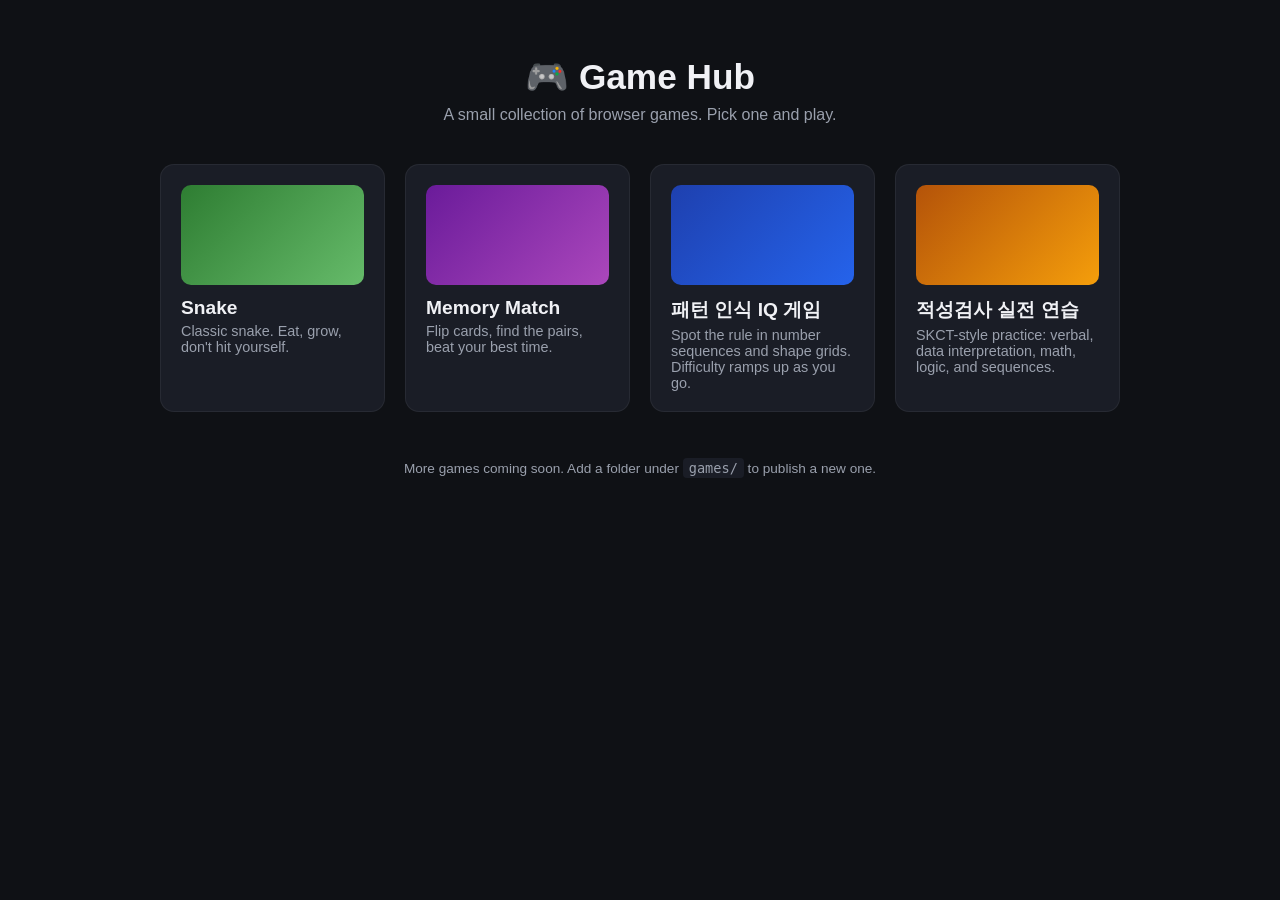
<file: index.html>
<!doctype html>
<html lang="en">
<head>
  <meta charset="UTF-8" />
  <meta name="viewport" content="width=device-width, initial-scale=1.0" />
  <title>Game Hub</title>
  <link rel="stylesheet" href="styles.css" />
</head>
<body>
  <header>
    <h1>🎮 Game Hub</h1>
    <p>A small collection of browser games. Pick one and play.</p>
  </header>

  <main class="grid">
    <a class="card" href="games/snake/">
      <div class="thumb snake-thumb" aria-hidden="true"></div>
      <h2>Snake</h2>
      <p>Classic snake. Eat, grow, don't hit yourself.</p>
    </a>

    <a class="card" href="games/memory/">
      <div class="thumb memory-thumb" aria-hidden="true"></div>
      <h2>Memory Match</h2>
      <p>Flip cards, find the pairs, beat your best time.</p>
    </a>

    <a class="card" href="games/iq-pattern/">
      <div class="thumb iq-thumb" aria-hidden="true"></div>
      <h2>패턴 인식 IQ 게임</h2>
      <p>Spot the rule in number sequences and shape grids. Difficulty ramps up as you go.</p>
    </a>

    <a class="card" href="games/skct/">
      <div class="thumb skct-thumb" aria-hidden="true"></div>
      <h2>적성검사 실전 연습</h2>
      <p>SKCT-style practice: verbal, data interpretation, math, logic, and sequences.</p>
    </a>
  </main>

  <footer>
    <p>More games coming soon. Add a folder under <code>games/</code> to publish a new one.</p>
  </footer>
</body>
</html>
</file>
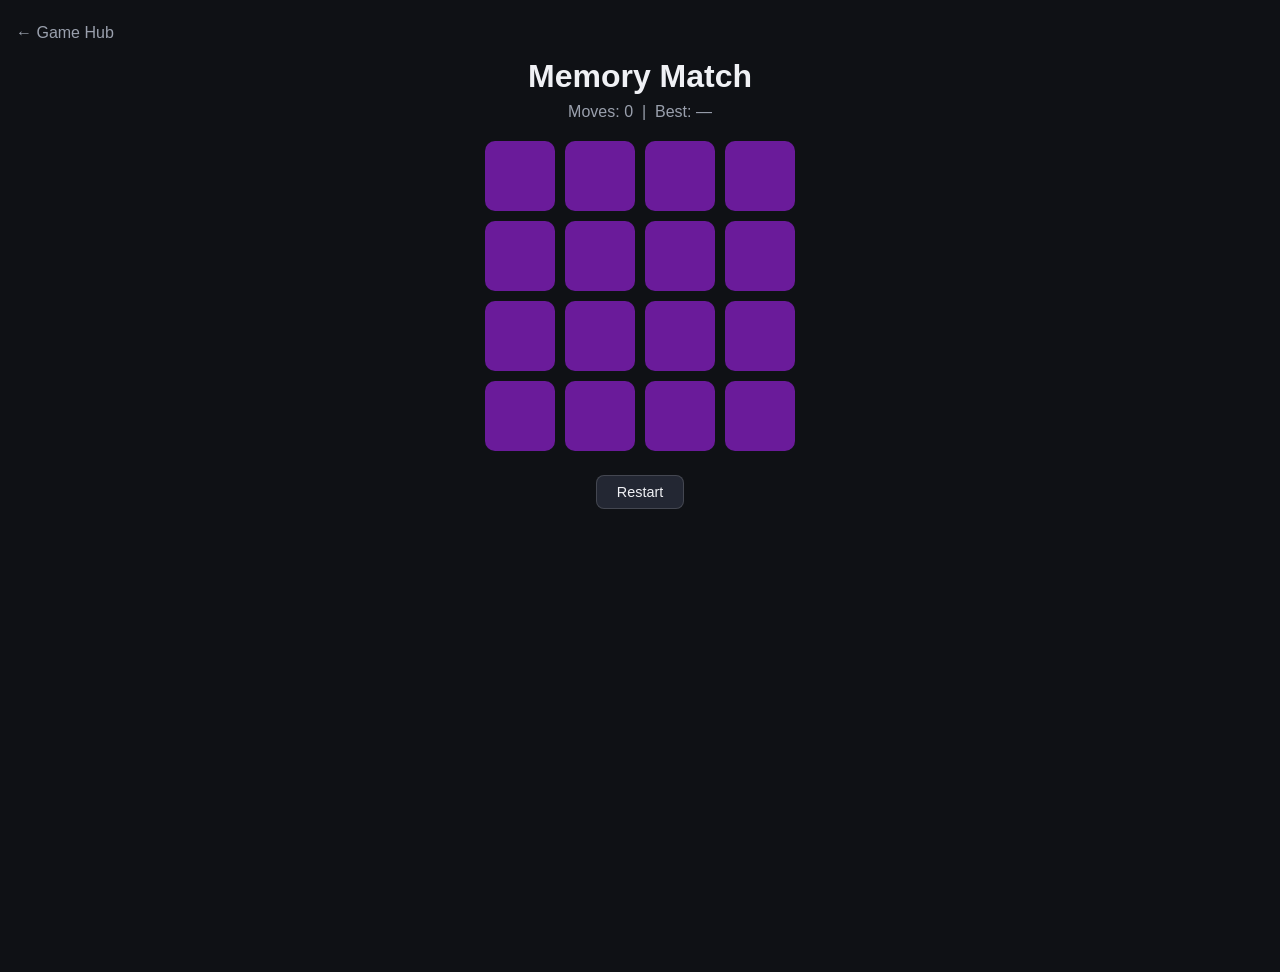
<file: games/memory/index.html>
<!doctype html>
<html lang="en">
<head>
  <meta charset="UTF-8" />
  <meta name="viewport" content="width=device-width, initial-scale=1.0" />
  <title>Memory Match — Game Hub</title>
  <link rel="stylesheet" href="style.css" />
</head>
<body>
  <a class="back" href="../../">← Game Hub</a>
  <h1>Memory Match</h1>
  <p class="stats">Moves: <span id="moves">0</span> &nbsp;|&nbsp; Best: <span id="best">—</span></p>
  <div id="board" class="board"></div>
  <button id="restart">Restart</button>
  <script src="game.js"></script>
</body>
</html>
</file>
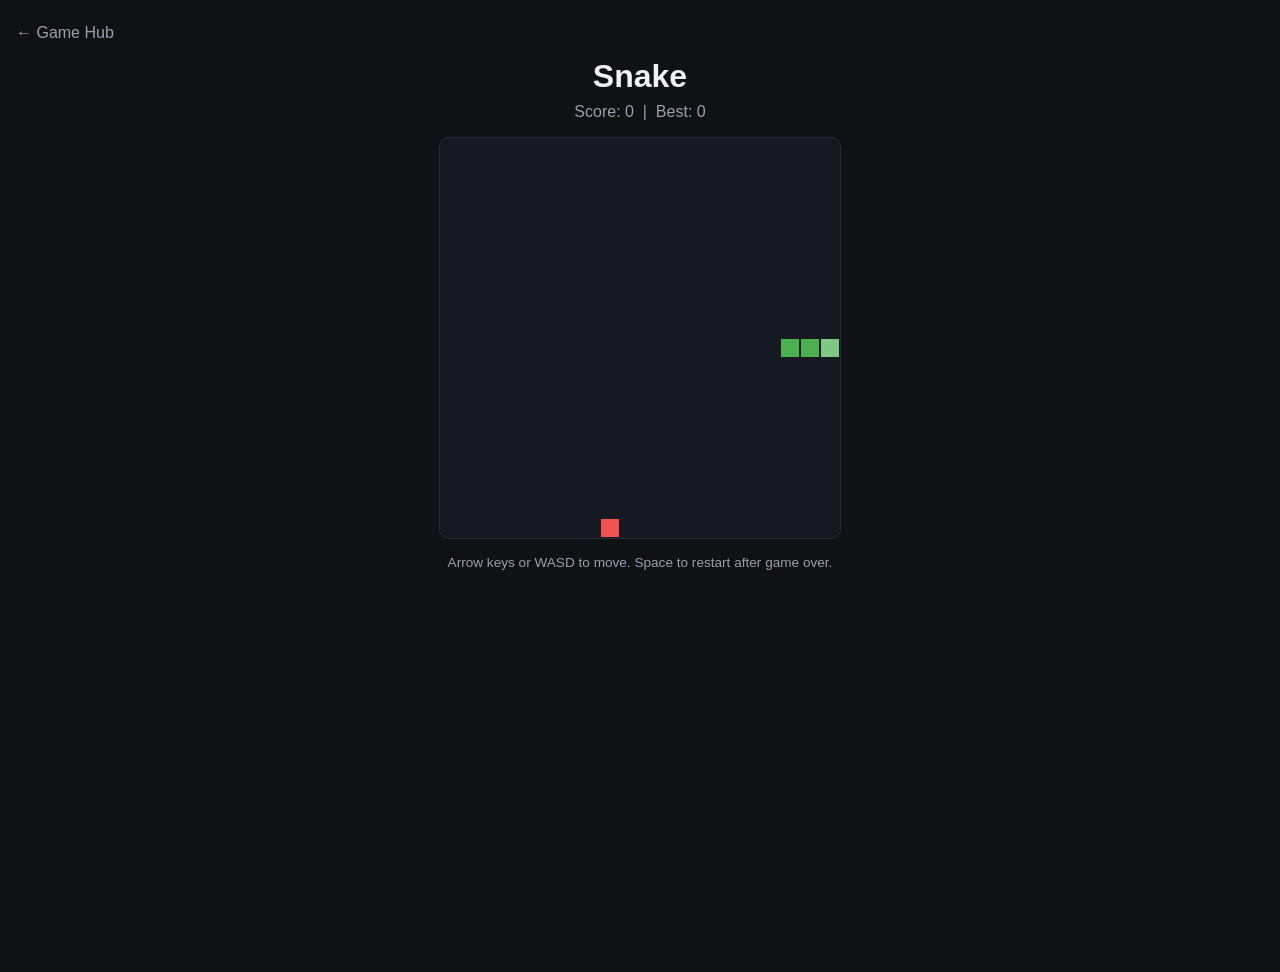
<file: games/snake/index.html>
<!doctype html>
<html lang="en">
<head>
  <meta charset="UTF-8" />
  <meta name="viewport" content="width=device-width, initial-scale=1.0" />
  <title>Snake — Game Hub</title>
  <link rel="stylesheet" href="style.css" />
</head>
<body>
  <a class="back" href="../../">← Game Hub</a>
  <h1>Snake</h1>
  <p class="score">Score: <span id="score">0</span> &nbsp;|&nbsp; Best: <span id="best">0</span></p>
  <canvas id="board" width="400" height="400"></canvas>
  <p class="hint">Arrow keys or WASD to move. Space to restart after game over.</p>
  <script src="game.js"></script>
</body>
</html>
</file>
<file: styles.css>
:root {
  color-scheme: light dark;
  --bg: #0f1115;
  --surface: #1a1d26;
  --surface-hover: #232733;
  --text: #f0f1f5;
  --muted: #9aa0ad;
  --accent: #6c8cff;
}

* {
  box-sizing: border-box;
}

body {
  margin: 0;
  min-height: 100vh;
  font-family: -apple-system, BlinkMacSystemFont, "Segoe UI", sans-serif;
  background: var(--bg);
  color: var(--text);
  padding: 32px 16px 64px;
}

header {
  max-width: 960px;
  margin: 0 auto 40px;
  text-align: center;
}

header h1 {
  font-size: 2.2rem;
  margin-bottom: 8px;
}

header p {
  color: var(--muted);
  margin: 0;
}

.grid {
  max-width: 960px;
  margin: 0 auto;
  display: grid;
  grid-template-columns: repeat(auto-fill, minmax(220px, 1fr));
  gap: 20px;
}

.card {
  background: var(--surface);
  border-radius: 14px;
  padding: 20px;
  text-decoration: none;
  color: var(--text);
  transition: background 0.15s ease, transform 0.15s ease;
  border: 1px solid rgba(255, 255, 255, 0.06);
}

.card:hover {
  background: var(--surface-hover);
  transform: translateY(-2px);
}

.card h2 {
  margin: 4px 0;
  font-size: 1.2rem;
}

.card p {
  margin: 0;
  color: var(--muted);
  font-size: 0.9rem;
}

.thumb {
  height: 100px;
  border-radius: 10px;
  margin-bottom: 12px;
}

.snake-thumb {
  background: linear-gradient(135deg, #2e7d32, #66bb6a);
}

.memory-thumb {
  background: linear-gradient(135deg, #6a1b9a, #ab47bc);
}

.iq-thumb {
  background: linear-gradient(135deg, #1e40af, #2563eb);
}

.skct-thumb {
  background: linear-gradient(135deg, #b45309, #f59e0b);
}

footer {
  max-width: 960px;
  margin: 48px auto 0;
  text-align: center;
  color: var(--muted);
  font-size: 0.85rem;
}

footer code {
  background: var(--surface);
  padding: 2px 6px;
  border-radius: 4px;
}
</file>
<file: games/memory/style.css>
:root {
  color-scheme: light dark;
  --bg: #0f1115;
  --text: #f0f1f5;
  --muted: #9aa0ad;
  --card-back: #6a1b9a;
  --card-front: #232733;
}

body {
  margin: 0;
  min-height: 100vh;
  font-family: -apple-system, BlinkMacSystemFont, "Segoe UI", sans-serif;
  background: var(--bg);
  color: var(--text);
  display: flex;
  flex-direction: column;
  align-items: center;
  padding: 24px 16px 48px;
}

.back {
  align-self: flex-start;
  color: var(--muted);
  text-decoration: none;
  margin-bottom: 16px;
}

.back:hover {
  color: var(--text);
}

h1 {
  margin: 0 0 8px;
}

.stats {
  color: var(--muted);
  margin: 0 0 20px;
}

.board {
  display: grid;
  grid-template-columns: repeat(4, 70px);
  gap: 10px;
}

.card {
  width: 70px;
  height: 70px;
  border-radius: 10px;
  background: var(--card-back);
  display: flex;
  align-items: center;
  justify-content: center;
  font-size: 28px;
  cursor: pointer;
  user-select: none;
  transition: transform 0.15s ease, background 0.15s ease;
}

.card.flipped,
.card.matched {
  background: var(--card-front);
}

.card.matched {
  opacity: 0.55;
  cursor: default;
}

button#restart {
  margin-top: 24px;
  padding: 8px 20px;
  border-radius: 8px;
  border: 1px solid rgba(255, 255, 255, 0.15);
  background: var(--card-front);
  color: var(--text);
  cursor: pointer;
  font-size: 0.9rem;
}

button#restart:hover {
  background: #2b3040;
}

@media (max-width: 380px) {
  .board {
    grid-template-columns: repeat(4, 60px);
  }
  .card {
    width: 60px;
    height: 60px;
    font-size: 22px;
  }
}
</file>
<file: games/snake/style.css>
:root {
  color-scheme: light dark;
  --bg: #0f1115;
  --text: #f0f1f5;
  --muted: #9aa0ad;
}

body {
  margin: 0;
  min-height: 100vh;
  font-family: -apple-system, BlinkMacSystemFont, "Segoe UI", sans-serif;
  background: var(--bg);
  color: var(--text);
  display: flex;
  flex-direction: column;
  align-items: center;
  padding: 24px 16px 48px;
}

.back {
  align-self: flex-start;
  color: var(--muted);
  text-decoration: none;
  margin-bottom: 16px;
}

.back:hover {
  color: var(--text);
}

h1 {
  margin: 0 0 8px;
}

.score {
  color: var(--muted);
  margin: 0 0 16px;
}

canvas {
  background: #161922;
  border-radius: 10px;
  border: 1px solid rgba(255, 255, 255, 0.08);
  max-width: 100%;
  height: auto;
}

.hint {
  color: var(--muted);
  font-size: 0.85rem;
  margin-top: 16px;
}
</file>
